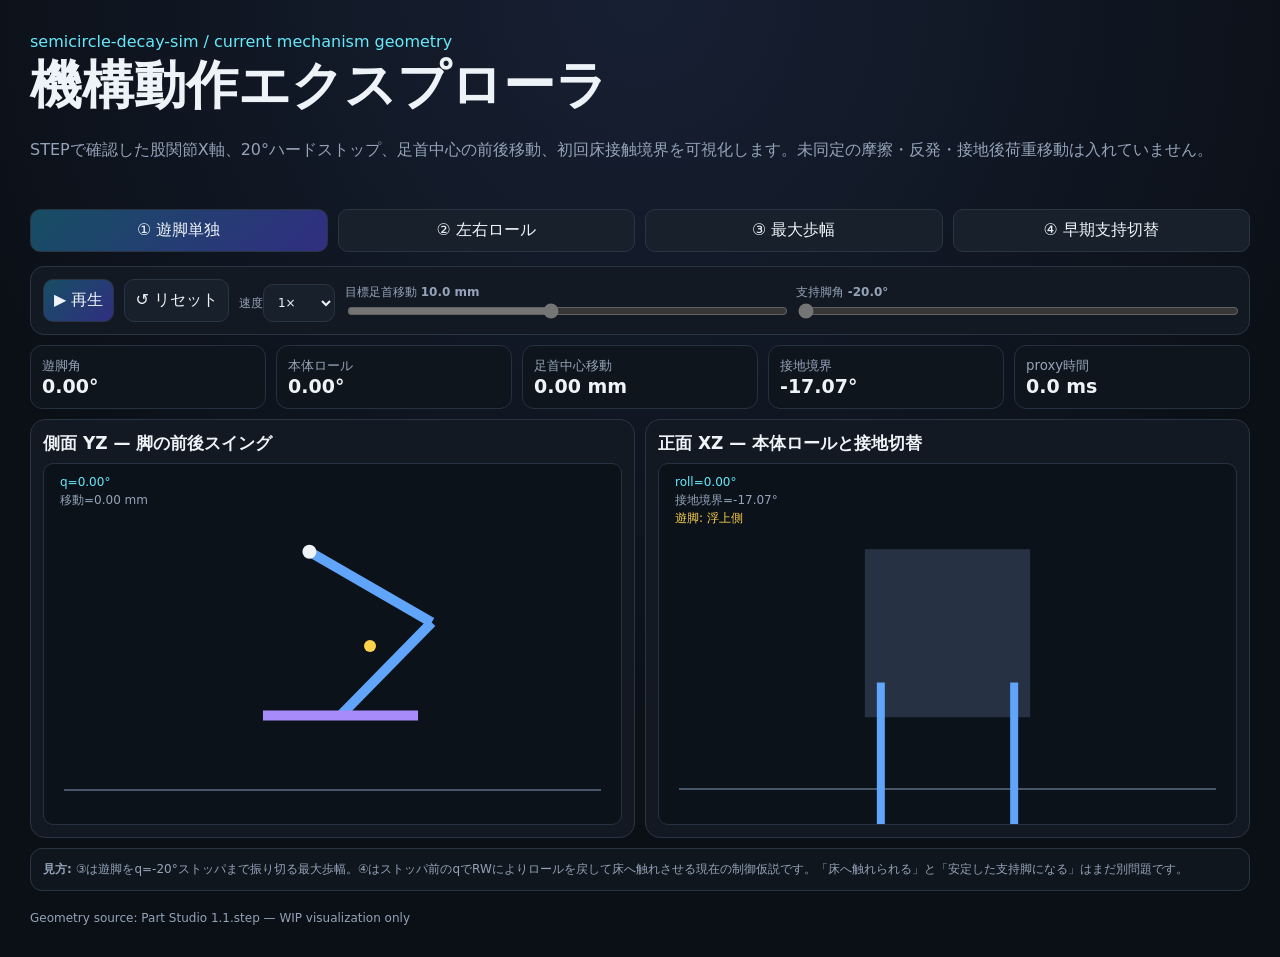
<file: docs/index.html>
<!doctype html>
<html lang="ja">
<head>
<meta charset="utf-8"><meta name="viewport" content="width=device-width,initial-scale=1">
<title>Reaction-Wheel Rocker Motion Explorer</title>
<style>
:root{color-scheme:dark;--bg:#0b1017;--p:#121923;--line:#2a3544;--txt:#eef3f8;--mut:#94a3b8;--a:#67e8f9;--b:#a78bfa;--ok:#86efac;--warn:#fcd34d}*{box-sizing:border-box}body{margin:0;font-family:system-ui,-apple-system,"Segoe UI",sans-serif;background:radial-gradient(circle at top,#172033,var(--bg) 45rem);color:var(--txt)}header,main,footer{width:min(1220px,calc(100% - 28px));margin:auto}header{padding:32px 0 16px}h1{margin:0;font-size:clamp(30px,5vw,52px)}p{color:var(--mut);line-height:1.65}.tabs,.controls,.metrics,.views{display:grid;gap:10px}.tabs{grid-template-columns:repeat(4,1fr);margin:14px 0}.tabs button,.controls button,select,input{font:inherit}.tabs button,.controls button,select{border:1px solid var(--line);background:#18202b;color:var(--txt);padding:10px;border-radius:10px;cursor:pointer}.tabs button.active,.controls button.primary{background:linear-gradient(135deg,#164e63,#312e81)}.controls{grid-template-columns:auto auto auto 1fr 1fr;align-items:end;background:var(--p);border:1px solid var(--line);border-radius:14px;padding:12px}.controls label{font-size:12px;color:var(--mut)}input[type=range]{width:100%}.metrics{grid-template-columns:repeat(5,1fr);margin:10px 0}.metric{background:#0f151d;border:1px solid #253141;border-radius:12px;padding:11px}.metric small{display:block;color:var(--mut)}.metric b{font-size:19px}.views{grid-template-columns:1fr 1fr}.card{background:var(--p);border:1px solid var(--line);border-radius:15px;padding:12px}.card h2{font-size:17px;margin:0 0 8px}canvas{width:100%;aspect-ratio:16/10;background:#0c121a;border:1px solid #263242;border-radius:10px;display:block}.note{margin-top:10px;padding:12px;border:1px solid var(--line);border-radius:12px;background:#10161e;color:var(--mut);font-size:12px}.status{color:var(--a)}footer{padding:20px 0 32px;color:var(--mut);font-size:12px}@media(max-width:850px){.tabs{grid-template-columns:1fr 1fr}.controls{grid-template-columns:1fr 1fr}.views{grid-template-columns:1fr}.metrics{grid-template-columns:1fr 1fr}}
</style>
</head>
<body>
<header><div class="status">semicircle-decay-sim / current mechanism geometry</div><h1>機構動作エクスプローラ</h1><p>STEPで確認した股関節X軸、20°ハードストップ、足首中心の前後移動、初回床接触境界を可視化します。未同定の摩擦・反発・接地後荷重移動は入れていません。</p></header>
<main>
<div class="tabs">
<button class="tab active" data-mode="passive">① 遊脚単独</button><button class="tab" data-mode="roll">② 左右ロール</button><button class="tab" data-mode="full">③ 最大歩幅</button><button class="tab" data-mode="early">④ 早期支持切替</button>
</div>
<div class="controls">
<button id="play" class="primary">▶ 再生</button><button id="reset">↺ リセット</button>
<label>速度<select id="speed"><option value="0.5">0.5×</option><option value="1" selected>1×</option><option value="2">2×</option></select></label>
<label>目標足首移動 <b id="stepText">10.0 mm</b><input id="step" type="range" min="1" max="20.5" value="10" step="0.1"></label>
<label>支持脚角 <b id="stanceText">-20.0°</b><input id="stance" type="range" min="-20" max="0" value="-20" step="0.5"></label>
</div>
<div class="metrics" id="metrics"></div>
<div class="views"><section class="card"><h2>側面 YZ — 脚の前後スイング</h2><canvas id="side"></canvas></section><section class="card"><h2>正面 XZ — 本体ロールと接地切替</h2><canvas id="front"></canvas></section></div>
<div class="note"><b>見方:</b> ③は遊脚をq=-20°ストッパまで振り切る最大歩幅。④はストッパ前のqでRWによりロールを戻して床へ触れさせる現在の制御仮説です。「床へ触れられる」と「安定した支持脚になる」はまだ別問題です。</div>
</main>
<footer>Geometry source: Part Studio 1.1.step — WIP visualization only</footer>
<script>
(()=>{
const G={hy:0,hz:-12,by:44.167295593,bz:-37.5,ay:11.227384539,az:-71.139867217,cgy:21.882791753,cgz:-46.024124896,max:20.90412};
const qGrid=[0,-2.5,-5,-7.5,-10,-12.5,-15,-17.5,-20], sGrid=[-20,-15,-10,-5,0];
const rollMap={"-20":[-17.072720785,-15.218287020,-13.311679411,-11.354109100,-9.342953356,-7.266372834,-5.087515747,-2.677312440,0],"-15":[-15.806840710,-13.781275122,-11.653625674,-9.394503779,-6.933883801,-4.060042178,0,3.412976057,5.087515747],"-10":[-13.548224874,-11.134438604,-8.434835157,-5.173491182,0,4.642433123,6.933883801,8.389721215,9.342953356],"-5":[-9.694828020,-6.111354967,0,5.661369074,8.434835157,10.304509994,11.653625674,12.631214147,13.311679411],"0":[0,6.527022708,9.694828020,11.893973445,13.548224874,14.824062309,15.806840710,16.546191622,17.072720785]};
const passive=[[0,0],[32.273458,-2.5],[45.915031,-5],[56.584125,-7.5],[65.760371,-10],[74.017255,-12.5],[81.650508,-15],[88.837920,-17.5],[95.697752,-20]];
const $=id=>document.getElementById(id);let mode='passive',playing=false,p=0,last=performance.now();
function rot(y,z,q){let a=q*Math.PI/180,Y=y-G.hy,Z=z-G.hz;return[G.hy+Y*Math.cos(a)-Z*Math.sin(a),G.hz+Y*Math.sin(a)+Z*Math.cos(a)]}
function travel(q){return Math.max(0,G.ay-rot(G.ay,G.az,q)[0])}
function qForTravel(mm){let lo=-20,hi=0;for(let i=0;i<60;i++){let m=(lo+hi)/2;if(travel(m)>mm)lo=m;else hi=m}return(lo+hi)/2}
function qAt(ms){for(let i=0;i<passive.length-1;i++){let a=passive[i],b=passive[i+1];if(ms>=a[0]&&ms<=b[0]){let u=(ms-a[0])/(b[0]-a[0]);return a[1]+u*(b[1]-a[1])}}return ms<=0?0:-20}
function rootAt(qs,qw){qs=Math.max(-20,Math.min(0,qs));qw=Math.max(-20,Math.min(0,qw));let si=0;while(si<sGrid.length-2&&qs>sGrid[si+1])si++;let qi=0;while(qi<qGrid.length-2&&qw<qGrid[qi+1])qi++;let s0=sGrid[si],s1=sGrid[si+1],q0=qGrid[qi],q1=qGrid[qi+1],a=(qs-s0)/(s1-s0||1),b=(qw-q0)/(q1-q0||1);let r0=rollMap[s0][qi]+b*(rollMap[s0][qi+1]-rollMap[s0][qi]),r1=rollMap[s1][qi]+b*(rollMap[s1][qi+1]-rollMap[s1][qi]);return r0+a*(r1-r0)}
function ease(u){return u<.5?2*u*u:1-Math.pow(-2*u+2,2)/2}function lerp(a,b,u){return a+(b-a)*u}
function state(){let qs=+$('stance').value,target=+$('step').value,qt=mode==='full'?-20:qForTravel(target),td=rootAt(qs,qt),q=0,r=0,c=false,ms=null;if(mode==='passive'){ms=Math.min(95.697752,p/.8*95.697752);q=qAt(ms);c=p>.8}else if(mode==='roll'){r=14*Math.sin(p*2*Math.PI);q=qs;c=true}else{if(p<.18){r=lerp(0,12,ease(p/.18))}else if(p<.62){let u=(p-.18)/.44;ms=u*(qt/-20)*95.697752;q=lerp(0,qt,u);r=12}else if(p<.84){q=qt;r=lerp(12,td,ease((p-.62)/.22))}else{q=qt;r=td;c=true}}return{qs,qt,td,q,r,c,ms}}
function fit(cv){let d=devicePixelRatio||1,w=cv.clientWidth,h=cv.clientHeight;if(cv.width!==w*d||cv.height!==h*d){cv.width=w*d;cv.height=h*d}let x=cv.getContext('2d');x.setTransform(d,0,0,d,0,0);x.clearRect(0,0,w,h);return[x,w,h]}
function line(x,a,b,w=2,col='#cbd5e1'){x.strokeStyle=col;x.lineWidth=w;x.beginPath();x.moveTo(...a);x.lineTo(...b);x.stroke()}function dot(x,a,r,col){x.fillStyle=col;x.beginPath();x.arc(a[0],a[1],r,0,Math.PI*2);x.fill()}function txt(x,s,a,col='#94a3b8'){x.fillStyle=col;x.font='12px system-ui';x.fillText(s,a[0],a[1])}
function drawSide(st){let[x,w,h]=fit($('side')),sc=Math.min(w/160,h/130),ox=w*.46,oz=h*.19,map=([y,z])=>[ox+y*sc,oz+(-z-5)*sc],H=map([0,-12]),B=map(rot(G.by,G.bz,st.q)),A=map(rot(G.ay,G.az,st.q)),C=map(rot(G.cgy,G.cgz,st.q));line(x,[20,h-34],[w-20,h-34],2,'#475569');line(x,H,B,10,'#60a5fa');line(x,B,A,10,'#60a5fa');dot(x,H,7,'#eef3f8');dot(x,C,6,'#fcd34d');let aa=st.q*Math.PI/180,half=28,dy=Math.cos(aa)*half,dz=Math.sin(aa)*half,ap=rot(G.ay,G.az,st.q);line(x,map([ap[0]-dy,ap[1]-dz]),map([ap[0]+dy,ap[1]+dz]),10,st.c?'#86efac':'#a78bfa');txt(x,`q=${st.q.toFixed(2)}°`,[16,22],'#67e8f9');txt(x,`移動=${travel(st.q).toFixed(2)} mm`,[16,40])}
function drawFront(st){let[x,w,h]=fit($('front')),cx=w/2,cy=h*.57,sc=Math.min(w/160,h/135),a=st.r*Math.PI/180,R=([X,Z])=>[cx+(X*Math.cos(a)-Z*Math.sin(a))*sc,cy-(X*Math.sin(a)+Z*Math.cos(a))*sc],ground=h-35;line(x,[20,ground],[w-20,ground],2,'#475569');let poly=[[-31,45],[31,45],[31,-18],[-31,-18]].map(R);x.fillStyle='#263244';x.beginPath();poly.forEach((v,i)=>i?x.lineTo(...v):x.moveTo(...v));x.closePath();x.fill();[-25,25].forEach(X=>{line(x,R([X,-5]),R([X,-60]),8,'#60a5fa');let f=R([X,-72]);line(x,[f[0]-18*sc,f[1]],[f[0]+18*sc,f[1]],8,'#a78bfa')});let bound=rootAt(st.qs,st.q),reachable=st.r<=bound+.15;txt(x,`roll=${st.r.toFixed(2)}°`,[16,22],'#67e8f9');txt(x,`接地境界=${bound.toFixed(2)}°`,[16,40]);txt(x,reachable?'遊脚: 床へ到達可能':'遊脚: 浮上側',[16,58],reachable?'#86efac':'#fcd34d')}
function ui(st){$('stepText').textContent=(+$('step').value).toFixed(1)+' mm';$('stanceText').textContent=(+$('stance').value).toFixed(1)+'°';let arr=[['遊脚角',st.q.toFixed(2)+'°'],['本体ロール',st.r.toFixed(2)+'°'],['足首中心移動',travel(st.q).toFixed(2)+' mm'],['接地境界',rootAt(st.qs,st.q).toFixed(2)+'°'],['proxy時間',st.ms==null?'—':st.ms.toFixed(1)+' ms']];$('metrics').innerHTML=arr.map(v=>`<div class=metric><small>${v[0]}</small><b>${v[1]}</b></div>`).join('');$('step').disabled=mode!=='early';$('stance').disabled=!(mode==='early'||mode==='full')}
function frame(now){let dt=(now-last)/1000;last=now;if(playing){p+=dt*(+$('speed').value)/3.8;if(p>=1)p=0}let st=state();drawSide(st);drawFront(st);ui(st);requestAnimationFrame(frame)}
document.querySelectorAll('.tab').forEach(b=>b.onclick=()=>{document.querySelectorAll('.tab').forEach(x=>x.classList.remove('active'));b.classList.add('active');mode=b.dataset.mode;p=0});$('play').onclick=()=>{playing=!playing;$('play').textContent=playing?'❚❚ 一時停止':'▶ 再生'};$('reset').onclick=()=>{p=0;playing=false;$('play').textContent='▶ 再生'};requestAnimationFrame(frame)
})();
</script>
</body></html>
</file>
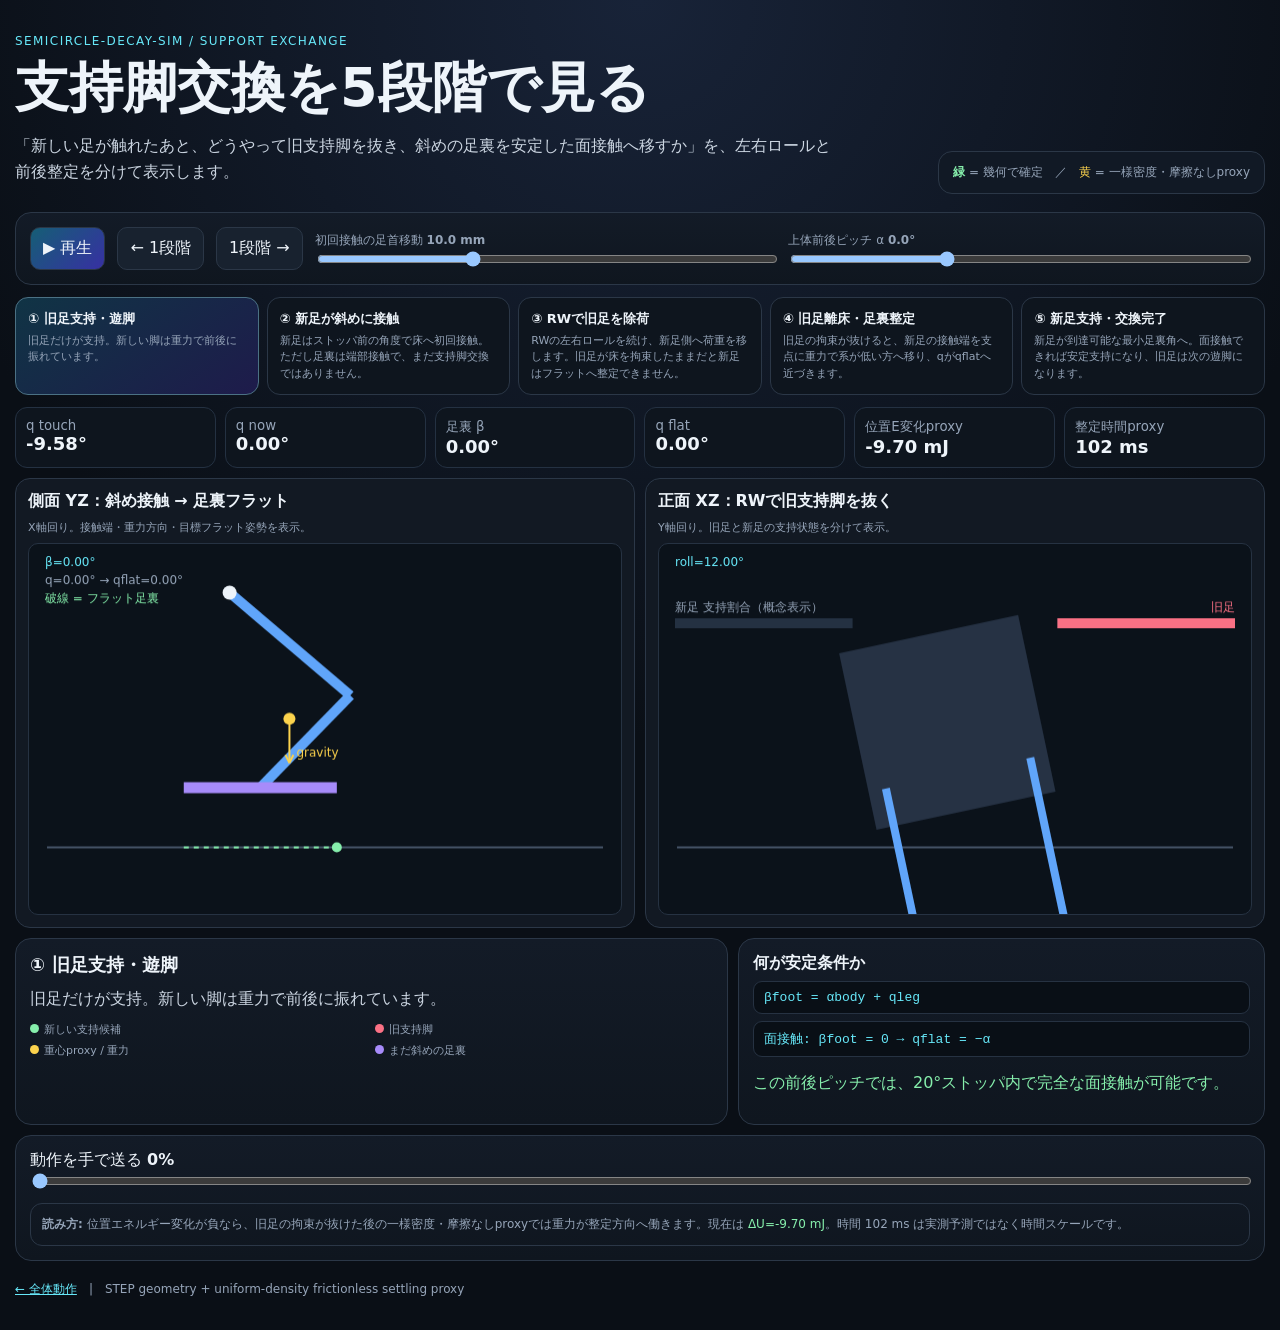
<file: docs/support-transfer.html>
<!doctype html>
<html lang="ja"><head><meta charset="utf-8"><meta name="viewport" content="width=device-width,initial-scale=1">
<title>Support Transfer Explorer v2</title>
<style>
:root{color-scheme:dark;--bg:#0a0f16;--p:#121923;--p2:#0e151e;--line:#2b3747;--txt:#eef4fa;--mut:#96a5b9;--cyan:#67e8f9;--vio:#a78bfa;--green:#86efac;--yellow:#fcd34d;--red:#fb7185;--blue:#60a5fa}*{box-sizing:border-box}body{margin:0;font-family:Inter,system-ui,-apple-system,"Segoe UI",sans-serif;background:radial-gradient(circle at top,#182338,var(--bg) 46rem);color:var(--txt)}header,main,footer{width:min(1280px,calc(100% - 30px));margin:auto}header{padding:34px 0 18px}.eyebrow{color:var(--cyan);font-size:12px;letter-spacing:.12em;text-transform:uppercase}.hero{display:flex;justify-content:space-between;gap:18px;align-items:end}.hero h1{font-size:clamp(30px,5vw,54px);margin:4px 0}.hero p{max-width:820px;color:#cbd5e1;line-height:1.65;margin:8px 0}.badge{border:1px solid var(--line);background:#111925;border-radius:14px;padding:12px 14px;color:var(--mut);font-size:12px}.badge b{color:var(--green)}button,select{font:inherit;border:1px solid var(--line);background:#18222f;color:var(--txt);padding:10px 12px;border-radius:10px;cursor:pointer}.primary{background:linear-gradient(135deg,#155e75,#3730a3)}.panel{background:linear-gradient(#131b27,#0f161f);border:1px solid var(--line);border-radius:16px;padding:14px}.controls{display:grid;grid-template-columns:auto auto auto 1fr 1fr;gap:12px;align-items:end}.controls label{font-size:12px;color:var(--mut)}input[type=range]{width:100%}.story{display:grid;grid-template-columns:repeat(5,1fr);gap:8px;margin:12px 0}.stepCard{padding:12px;border:1px solid var(--line);border-radius:13px;background:#0e151e;cursor:pointer;min-height:90px}.stepCard b{display:block;font-size:13px}.stepCard span{display:block;color:var(--mut);font-size:11px;line-height:1.5;margin-top:5px}.stepCard.active{border-color:#4b7184;background:linear-gradient(145deg,#103445,#1e1b4b)}.metrics{display:grid;grid-template-columns:repeat(6,1fr);gap:9px;margin:10px 0}.metric{background:var(--p2);border:1px solid #243142;border-radius:12px;padding:10px}.metric small{display:block;color:var(--mut)}.metric b{font-size:18px}.views{display:grid;grid-template-columns:1fr 1fr;gap:10px}.card{background:var(--p);border:1px solid var(--line);border-radius:15px;padding:12px}.card h2{font-size:16px;margin:0 0 8px}.card .sub{font-size:11px;color:var(--mut);margin-bottom:8px}canvas{display:block;width:100%;aspect-ratio:16/10;background:#0b121a;border:1px solid #263242;border-radius:10px}.explain{display:grid;grid-template-columns:1.15fr .85fr;gap:10px;margin-top:10px}.phaseText h3{margin:0 0 8px;font-size:18px}.phaseText p{margin:0;color:#cbd5e1;line-height:1.7}.equations code{display:block;margin:7px 0;padding:8px 10px;background:#090f16;border:1px solid #263242;border-radius:9px;color:var(--cyan)}.legend{display:grid;grid-template-columns:1fr 1fr;gap:6px;margin-top:10px;font-size:11px;color:var(--mut)}.dot{display:inline-block;width:9px;height:9px;border-radius:50%;margin-right:5px}.timeline{margin-top:10px}.timeline input{width:100%}.status{margin-top:10px;padding:11px;border:1px solid var(--line);border-radius:12px;color:var(--mut);font-size:12px;line-height:1.65}.good{color:var(--green)}.warn{color:var(--yellow)}footer{padding:20px 0 32px;color:var(--mut);font-size:12px}a{color:var(--cyan)}@media(max-width:900px){.hero{display:block}.story{grid-template-columns:1fr}.controls{grid-template-columns:1fr 1fr}.metrics{grid-template-columns:1fr 1fr}.views,.explain{grid-template-columns:1fr}}
</style></head><body>
<header><div class="hero"><div><div class="eyebrow">semicircle-decay-sim / support exchange</div><h1>支持脚交換を5段階で見る</h1><p>「新しい足が触れたあと、どうやって旧支持脚を抜き、斜めの足裏を安定した面接触へ移すか」を、左右ロールと前後整定を分けて表示します。</p></div><div class="badge"><b>緑</b> = 幾何で確定　／　<span class="warn">黄</span> = 一様密度・摩擦なしproxy</div></div></header>
<main>
<section class="panel controls"><button id="play" class="primary">▶ 再生</button><button id="prev">← 1段階</button><button id="next">1段階 →</button><label>初回接触の足首移動 <b id="stepVal">10.0 mm</b><input id="step" type="range" min="5" max="20" value="10" step="0.5"></label><label>上体前後ピッチ α <b id="pitchVal">0.0°</b><input id="pitch" type="range" min="-5" max="10" value="0" step="0.5"></label></section>
<section class="story" id="story"></section>
<section class="metrics" id="metrics"></section>
<section class="views"><article class="card"><h2>側面 YZ：斜め接触 → 足裏フラット</h2><div class="sub">X軸回り。接触端・重力方向・目標フラット姿勢を表示。</div><canvas id="side"></canvas></article><article class="card"><h2>正面 XZ：RWで旧支持脚を抜く</h2><div class="sub">Y軸回り。旧足と新足の支持状態を分けて表示。</div><canvas id="front"></canvas></article></section>
<section class="explain"><article class="panel phaseText"><h3 id="phaseTitle"></h3><p id="phaseDesc"></p><div class="legend"><div><span class="dot" style="background:var(--green)"></span>新しい支持候補</div><div><span class="dot" style="background:var(--red)"></span>旧支持脚</div><div><span class="dot" style="background:var(--yellow)"></span>重心proxy / 重力</div><div><span class="dot" style="background:var(--vio)"></span>まだ斜めの足裏</div></div></article><article class="panel equations"><b>何が安定条件か</b><code>βfoot = αbody + qleg</code><code>面接触: βfoot = 0 → qflat = −α</code><div id="flatStatus"></div></article></section>
<section class="panel timeline"><label>動作を手で送る <b id="scrubVal"></b><input id="scrub" type="range" min="0" max="1000" value="0" step="1"></label><div class="status" id="proxyNote"></div></section>
</main><footer><a href="./index.html">← 全体動作</a>　|　STEP geometry + uniform-density frictionless settling proxy</footer>
<script>
(()=>{
const $=id=>document.getElementById(id);const G={hy:0,hz:-12,by:44.167295593,bz:-37.5,ay:11.227384539,az:-71.139867217,cgy:21.882791753,cgz:-46.024124896,yF:39.227384539,yR:-16.772615461,zS:-92.965630510};
const qgrid=[0,-2.5,-5,-7.5,-10,-12.5,-15,-17.5,-20], rgrid=[0,6.527022708,9.694828020,11.893973445,13.548224874,14.824062309,15.806840710,16.546191622,17.072720785];
const proxy={"-5":{"5":[-4.2772,74.37],"10":[-7.4112,120.75],"15":[-9.4197,182.01],"20":[-10.2967,335.37]},"0":{"5":[-5.4098,65.39],"10":[-9.6976,102.08],"15":[-12.8809,142.66],"20":[-14.9537,200.64]},"2.5":{"5":[-2.7326,43.35],"10":[-7.5856,82.98],"15":[-11.3478,120.27],"20":[-14.0132,166.85]},"5":{"5":[-.1273,15.19],"10":[-5.1753,63.53],"15":[-9.5092,100.23],"20":[-12.7620,140.61]},"10":{"5":[-2.9074,94.34],"10":[-.2805,22.78],"15":[-4.93,61.58],"20":[-9.3381,98.59]}};
const phases=[['① 旧足支持・遊脚','旧足だけが支持。新しい脚は重力で前後に振れています。'],['② 新足が斜めに接触','新足はストッパ前の角度で床へ初回接触。ただし足裏は端部接触で、まだ支持脚交換ではありません。'],['③ RWで旧足を除荷','RWの左右ロールを続け、新足側へ荷重を移します。旧足が床を拘束したままだと新足はフラットへ整定できません。'],['④ 旧足離床・足裏整定','旧足の拘束が抜けると、新足の接触端を支点に重力で系が低い方へ移り、qがqflatへ近づきます。'],['⑤ 新足支持・交換完了','新足が到達可能な最小足裏角へ。面接触できれば安定支持になり、旧足は次の遊脚になります。']];let playing=false,p=0,last=performance.now();
function R(y,z,a,cy=G.hy,cz=G.hz){a*=Math.PI/180;let Y=y-cy,Z=z-cz;return[cy+Y*Math.cos(a)-Z*Math.sin(a),cz+Y*Math.sin(a)+Z*Math.cos(a)]}function ankleY(q){return R(G.ay,G.az,q)[0]}function travel(q){return G.ay-ankleY(q)}function qForTravel(mm){let lo=-20,hi=0;for(let i=0;i<60;i++){let m=(lo+hi)/2;if(travel(m)>mm)lo=m;else hi=m}return(lo+hi)/2}function interp(q,xs,ys){if(q>=xs[0])return ys[0];if(q<=xs[xs.length-1])return ys[ys.length-1];for(let i=0;i<xs.length-1;i++)if(q<=xs[i]&&q>=xs[i+1]){let u=(q-xs[i])/(xs[i+1]-xs[i]);return ys[i]+u*(ys[i+1]-ys[i])}return 0}function clamp(x,a,b){return Math.max(a,Math.min(b,x))}function ease(u){return u<.5?2*u*u:1-Math.pow(-2*u+2,2)/2}
function proxyInterp(alpha,L){let As=[-5,0,2.5,5,10],Ls=[5,10,15,20];let ai=0;while(ai<As.length-2&&alpha>As[ai+1])ai++;let li=0;while(li<Ls.length-2&&L>Ls[li+1])li++;let a0=As[ai],a1=As[ai+1],l0=Ls[li],l1=Ls[li+1],ua=(alpha-a0)/(a1-a0||1),ul=(L-l0)/(l1-l0||1);function val(k){let v00=proxy[String(a0)][String(l0)][k],v01=proxy[String(a0)][String(l1)][k],v10=proxy[String(a1)][String(l0)][k],v11=proxy[String(a1)][String(l1)][k];let x0=v00+(v01-v00)*ul,x1=v10+(v11-v10)*ul;return x0+(x1-x0)*ua}return{dE:val(0),tms:val(1)}}
function state(){let L=+$('step').value,a=+$('pitch').value,qt=qForTravel(L),qideal=-a,qf=clamp(qideal,-20,0),flat=qideal>=-20&&qideal<=0,phase=Math.min(4,Math.floor(p*5)),local=p*5-phase,q=0,roll=0,oldLoad=1,newLoad=0;if(phase===0){q=0;roll=12}else if(phase===1){q=qt;roll=interp(qt,qgrid,rgrid);oldLoad=.75;newLoad=.25}else if(phase===2){q=qt;roll=interp(qt,qgrid,rgrid)-2*ease(local);oldLoad=1-ease(local);newLoad=ease(local)}else if(phase===3){q=qt+(qf-qt)*ease(local);roll=-2;oldLoad=0;newLoad=1}else{q=qf;roll=-2;oldLoad=0;newLoad=1}let beta=a+q,edge=(a+qt)<=0?G.yF:G.yR,ep=R(edge,G.zS,q),ep2=R(ep[0],ep[1],a),hip=[-ep2[0],-ep2[1]];return{L,a,qt,qf,qideal,flat,phase,local,q,roll,oldLoad,newLoad,beta,edge,hip,pr:proxyInterp(a,L)}}
function fit(cv){let d=devicePixelRatio||1,w=cv.clientWidth,h=cv.clientHeight;if(cv.width!==Math.round(w*d)||cv.height!==Math.round(h*d)){cv.width=Math.round(w*d);cv.height=Math.round(h*d)}let c=cv.getContext('2d');c.setTransform(d,0,0,d,0,0);c.clearRect(0,0,w,h);return[c,w,h]}function line(c,a,b,w=2,col='#cbd5e1',dash=[]){c.save();c.strokeStyle=col;c.lineWidth=w;c.setLineDash(dash);c.beginPath();c.moveTo(...a);c.lineTo(...b);c.stroke();c.restore()}function dot(c,p,r,col){c.fillStyle=col;c.beginPath();c.arc(p[0],p[1],r,0,Math.PI*2);c.fill()}function txt(c,s,x,y,col='#96a5b9',align='left'){c.fillStyle=col;c.font='12px system-ui';c.textAlign=align;c.fillText(s,x,y)}function arrow(c,a,b,col='#fcd34d'){line(c,a,b,2,col);let dx=b[0]-a[0],dy=b[1]-a[1],L=Math.hypot(dx,dy)||1,ux=dx/L,uy=dy/L;line(c,b,[b[0]-8*ux+4*uy,b[1]-8*uy-4*ux],2,col);line(c,b,[b[0]-8*ux-4*uy,b[1]-8*uy+4*ux],2,col)}function worldPoint(y,z,q,a,hip){let x=R(y,z,q);x=R(x[0],x[1],a);return[hip[0]+x[0],hip[1]+x[1]]}
function drawSide(s){let[c,w,h]=fit($('side')),sc=Math.min(w/155,h/135),ox=w*.52,ground=h*.82,map=x=>[ox+x[0]*sc,ground-x[1]*sc];line(c,[18,ground],[w-18,ground],2,'#475569');let H=map(s.hip),B=map(worldPoint(G.by,G.bz,s.q,s.a,s.hip)),A=map(worldPoint(G.ay,G.az,s.q,s.a,s.hip));line(c,H,B,10,'#60a5fa');line(c,B,A,10,'#60a5fa');dot(c,H,7,'#eef4fa');let beta=s.beta*Math.PI/180,half=28,dy=Math.cos(beta)*half,dz=Math.sin(beta)*half,ap=worldPoint(G.ay,G.az,s.q,s.a,s.hip);line(c,map([ap[0]-dy,ap[1]-dz]),map([ap[0]+dy,ap[1]+dz]),11,s.phase>=4?'#86efac':'#a78bfa');line(c,map([ap[0]-half,0]),map([ap[0]+half,0]),2,'#86efac',[5,5]);dot(c,map([0,0]),5,'#86efac');let C=map(worldPoint(G.cgy,G.cgz,s.q,s.a,s.hip));dot(c,C,6,'#fcd34d');arrow(c,[C[0],C[1]-4],[C[0],C[1]+44],'#fcd34d');txt(c,'gravity',C[0]+7,C[1]+38,'#fcd34d');txt(c,`β=${s.beta.toFixed(2)}°`,16,22,'#67e8f9');txt(c,`q=${s.q.toFixed(2)}° → qflat=${s.qf.toFixed(2)}°`,16,40);txt(c,'破線 = フラット足裏',16,58,'#86efac')}
function drawFront(s){let[c,w,h]=fit($('front')),cx=w/2,cy=h*.58,sc=Math.min(w/150,h/125),a=s.roll*Math.PI/180,Q=([x,z])=>[cx+(x*Math.cos(a)-z*Math.sin(a))*sc,cy-(x*Math.sin(a)+z*Math.cos(a))*sc],g=h*.82;line(c,[18,g],[w-18,g],2,'#475569');let poly=[[-31,43],[31,43],[31,-18],[-31,-18]].map(Q);c.fillStyle='#263244';c.beginPath();poly.forEach((v,i)=>i?c.lineTo(...v):c.moveTo(...v));c.closePath();c.fill();let L=Q([-25,-69]),Rr=Q([25,-69]);line(c,Q([-25,-5]),L,8,'#60a5fa');line(c,Q([25,-5]),Rr,8,'#60a5fa');line(c,[L[0]-17*sc,L[1]],[L[0]+17*sc,L[1]],9,'#86efac');line(c,[Rr[0]-17*sc,Rr[1]],[Rr[0]+17*sc,Rr[1]],9,'#fb7185');let y=74,bw=w*.3;txt(c,'新足 支持割合（概念表示）',16,y-7);c.fillStyle='#243142';c.fillRect(16,y,bw,10);c.fillStyle='#86efac';c.fillRect(16,y,bw*s.newLoad,10);txt(c,'旧足',w-16,y-7,'#fb7185','right');c.fillStyle='#243142';c.fillRect(w-16-bw,y,bw,10);c.fillStyle='#fb7185';c.fillRect(w-16-bw,y,bw*s.oldLoad,10);if(s.phase===2){arrow(c,[w*.54,30],[w*.40,30],'#67e8f9');txt(c,'RW: 新支持側へさらにロール',w*.47,20,'#67e8f9','center')}txt(c,`roll=${s.roll.toFixed(2)}°`,16,22,'#67e8f9')}
function update(s){$('stepVal').textContent=s.L.toFixed(1)+' mm';$('pitchVal').textContent=s.a.toFixed(1)+'°';$('scrubVal').textContent=(p*100).toFixed(0)+'%';document.querySelectorAll('.stepCard').forEach((e,i)=>e.classList.toggle('active',i===s.phase));$('phaseTitle').textContent=phases[s.phase][0];$('phaseDesc').textContent=phases[s.phase][1];let m=[['q touch',s.qt.toFixed(2)+'°'],['q now',s.q.toFixed(2)+'°'],['足裏 β',s.beta.toFixed(2)+'°'],['q flat',s.qf.toFixed(2)+'°'],['位置E変化proxy',s.pr.dE.toFixed(2)+' mJ'],['整定時間proxy',s.pr.tms.toFixed(0)+' ms']];$('metrics').innerHTML=m.map(v=>`<div class="metric"><small>${v[0]}</small><b>${v[1]}</b></div>`).join('');$('flatStatus').innerHTML=s.flat?`<p class="good">この前後ピッチでは、20°ストッパ内で完全な面接触が可能です。</p>`:`<p class="warn">完全フラットには q=${s.qideal.toFixed(1)}° が必要ですがストッパ外です。到達点 q=${s.qf.toFixed(1)}° で β=${(s.a+s.qf).toFixed(1)}° が残ります。</p>`;$('proxyNote').innerHTML=`<b>読み方:</b> 位置エネルギー変化が負なら、旧足の拘束が抜けた後の一様密度・摩擦なしproxyでは重力が整定方向へ働きます。現在は <span class="${s.pr.dE<0?'good':'warn'}">ΔU=${s.pr.dE.toFixed(2)} mJ</span>。時間 ${s.pr.tms.toFixed(0)} ms は実測予測ではなく時間スケールです。`}
function render(){let s=state();drawSide(s);drawFront(s);update(s)}phases.forEach((x,i)=>{let d=document.createElement('div');d.className='stepCard';d.innerHTML=`<b>${x[0]}</b><span>${x[1]}</span>`;d.onclick=()=>{playing=false;p=(i+.15)/5;$('play').textContent='▶ 再生';$('scrub').value=Math.round(p*1000);render()};$('story').appendChild(d)});$('play').onclick=()=>{playing=!playing;$('play').textContent=playing?'❚❚ 一時停止':'▶ 再生'};$('prev').onclick=()=>{playing=false;p=Math.max(0,(Math.floor(p*5)-1+.15)/5);$('scrub').value=Math.round(p*1000);render()};$('next').onclick=()=>{playing=false;p=Math.min(.999,(Math.floor(p*5)+1+.15)/5);$('scrub').value=Math.round(p*1000);render()};$('scrub').oninput=e=>{playing=false;p=+e.target.value/1000;$('play').textContent='▶ 再生';render()};$('step').oninput=render;$('pitch').oninput=render;function frame(now){let dt=(now-last)/1000;last=now;if(playing){p+=dt/7;if(p>=1)p=0;$('scrub').value=Math.round(p*1000)}render();requestAnimationFrame(frame)}requestAnimationFrame(frame);
})();
</script></body></html>
</file>
